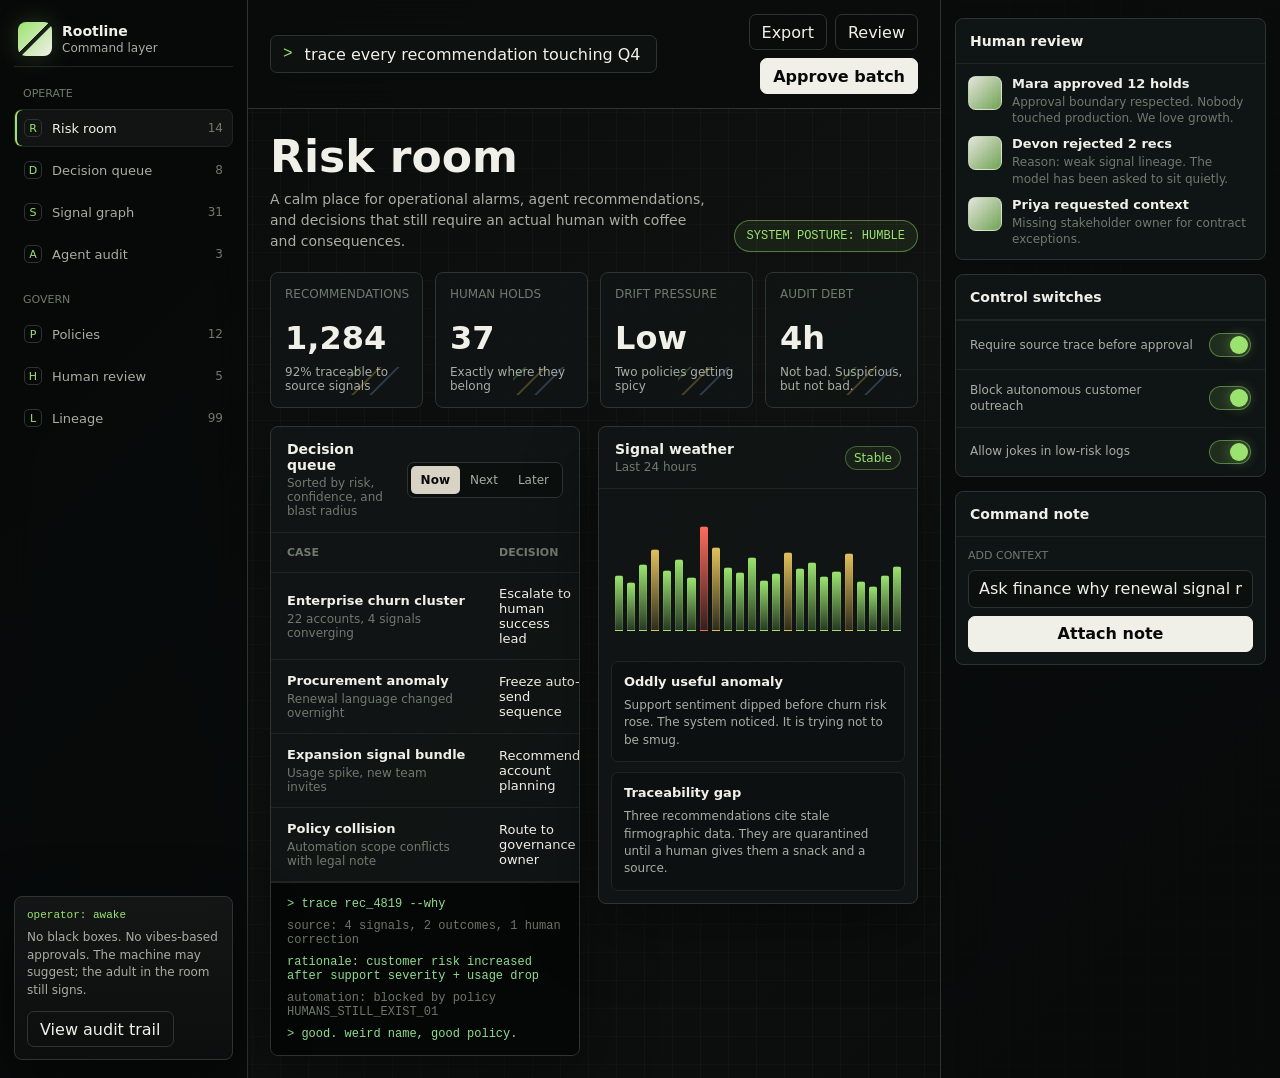
<file: examples/ui-mockups/rootline-command/index.html>
<!doctype html>
<html lang="en">
<head>
  <meta charset="utf-8">
  <meta name="viewport" content="width=device-width, initial-scale=1">
  <title>Rootline Command</title>
  <style>
    :root {
      color-scheme: dark;
      --bg: #080a0a;
      --panel: #111515;
      --panel-2: #171c1b;
      --panel-3: #202624;
      --line: #2c3532;
      --line-soft: #1e2523;
      --text: #f1f0e8;
      --muted: #a8ada5;
      --dim: #70796f;
      --green: #9be36f;
      --green-2: #3ddc84;
      --amber: #e2c15c;
      --red: #ff6b5f;
      --blue: #8fb7ff;
      --paper: #d8d3c5;
      --shadow: 0 24px 70px rgba(0, 0, 0, .45);
      --radius: 8px;
      font-family: Inter, ui-sans-serif, system-ui, -apple-system, BlinkMacSystemFont, "Segoe UI", sans-serif;
    }

    * {
      box-sizing: border-box;
    }

    body {
      margin: 0;
      min-height: 100vh;
      background:
        linear-gradient(90deg, rgba(155, 227, 111, .03) 1px, transparent 1px),
        linear-gradient(180deg, rgba(155, 227, 111, .025) 1px, transparent 1px),
        linear-gradient(135deg, #080a0a 0%, #101211 52%, #080a0a 100%);
      background-size: 28px 28px, 28px 28px, auto;
      color: var(--text);
    }

    button,
    input {
      font: inherit;
    }

    button {
      border: 1px solid var(--line);
      background: #121716;
      color: var(--text);
      border-radius: 7px;
      min-height: 36px;
      padding: 0 12px;
      cursor: pointer;
    }

    button:hover {
      border-color: #526158;
      background: #18201e;
    }

    .app {
      display: grid;
      grid-template-columns: 248px minmax(0, 1fr) 340px;
      min-height: 100vh;
    }

    .sidebar {
      border-right: 1px solid var(--line);
      background: rgba(8, 10, 10, .86);
      backdrop-filter: blur(16px);
      padding: 18px 14px;
      display: flex;
      flex-direction: column;
      gap: 20px;
    }

    .brand {
      display: flex;
      align-items: center;
      gap: 10px;
      padding: 4px 4px 10px;
      border-bottom: 1px solid var(--line-soft);
    }

    .mark {
      width: 34px;
      height: 34px;
      border-radius: 8px;
      background:
        linear-gradient(135deg, transparent 0 46%, rgba(8, 10, 10, .9) 47% 54%, transparent 55%),
        linear-gradient(135deg, var(--green), #f1f0e8);
      box-shadow: 0 0 24px rgba(155, 227, 111, .22);
    }

    .brand strong {
      display: block;
      font-size: 14px;
      letter-spacing: 0;
    }

    .brand span {
      display: block;
      color: var(--muted);
      font-size: 12px;
      margin-top: 2px;
    }

    .nav-group {
      display: grid;
      gap: 4px;
    }

    .nav-title {
      color: var(--dim);
      font-size: 11px;
      text-transform: uppercase;
      letter-spacing: 0;
      padding: 0 9px 5px;
    }

    .nav-item {
      display: grid;
      grid-template-columns: 20px 1fr auto;
      align-items: center;
      gap: 8px;
      border: 1px solid transparent;
      border-radius: 7px;
      padding: 9px;
      color: var(--muted);
      text-decoration: none;
      font-size: 13px;
    }

    .nav-item:hover,
    .nav-item.active {
      background: rgba(241, 240, 232, .045);
      border-color: var(--line-soft);
      color: var(--text);
    }

    .nav-item.active {
      box-shadow: inset 2px 0 0 var(--green);
    }

    .icon {
      width: 18px;
      height: 18px;
      display: inline-grid;
      place-items: center;
      border: 1px solid var(--line);
      border-radius: 5px;
      color: var(--green);
      font-size: 11px;
      line-height: 1;
    }

    .count {
      color: var(--dim);
      font-size: 12px;
    }

    .operator-card {
      margin-top: auto;
      border: 1px solid var(--line);
      background: linear-gradient(180deg, rgba(241, 240, 232, .05), rgba(241, 240, 232, .02));
      border-radius: var(--radius);
      padding: 12px;
      box-shadow: var(--shadow);
    }

    .operator-card .mono {
      color: var(--green);
      font-size: 11px;
      font-family: "SFMono-Regular", Consolas, "Liberation Mono", monospace;
    }

    .operator-card p {
      margin: 8px 0 12px;
      color: var(--muted);
      font-size: 12px;
      line-height: 1.45;
    }

    .main {
      min-width: 0;
      display: flex;
      flex-direction: column;
    }

    .topbar {
      min-height: 68px;
      border-bottom: 1px solid var(--line);
      display: flex;
      align-items: center;
      justify-content: space-between;
      gap: 16px;
      padding: 14px 22px;
      background: rgba(10, 12, 12, .72);
      backdrop-filter: blur(18px);
      position: sticky;
      top: 0;
      z-index: 2;
    }

    .search {
      display: flex;
      align-items: center;
      gap: 10px;
      border: 1px solid var(--line);
      background: #0d1110;
      border-radius: 7px;
      padding: 0 12px;
      min-height: 38px;
      width: min(520px, 100%);
    }

    .search span {
      color: var(--green);
      font-family: "SFMono-Regular", Consolas, monospace;
    }

    .search input {
      width: 100%;
      border: 0;
      outline: 0;
      background: transparent;
      color: var(--text);
      min-width: 0;
    }

    .actions {
      display: flex;
      align-items: center;
      gap: 8px;
      flex-wrap: wrap;
      justify-content: flex-end;
    }

    .primary {
      background: var(--text);
      color: #080a0a;
      border-color: var(--text);
      font-weight: 700;
    }

    .ghost {
      background: transparent;
    }

    .content {
      padding: 22px;
      display: grid;
      gap: 18px;
    }

    .header-band {
      display: grid;
      grid-template-columns: minmax(0, 1fr) auto;
      gap: 18px;
      align-items: end;
      padding: 4px 0 2px;
    }

    h1 {
      margin: 0;
      font-size: 44px;
      line-height: 1;
      letter-spacing: 0;
    }

    .subtitle {
      margin: 10px 0 0;
      color: var(--muted);
      max-width: 740px;
      line-height: 1.5;
      font-size: 14px;
    }

    .status-pill {
      border: 1px solid rgba(155, 227, 111, .45);
      background: rgba(155, 227, 111, .08);
      color: var(--green);
      border-radius: 999px;
      padding: 8px 12px;
      font-size: 12px;
      white-space: nowrap;
      font-family: "SFMono-Regular", Consolas, monospace;
    }

    .metrics {
      display: grid;
      grid-template-columns: repeat(4, minmax(0, 1fr));
      gap: 12px;
    }

    .metric {
      border: 1px solid var(--line);
      background: rgba(17, 21, 21, .82);
      border-radius: var(--radius);
      padding: 14px;
      min-height: 128px;
      position: relative;
      overflow: hidden;
    }

    .metric::after {
      content: "";
      position: absolute;
      inset: auto 12px 12px auto;
      width: 62px;
      height: 28px;
      background:
        linear-gradient(135deg, transparent 0 12%, rgba(155, 227, 111, .4) 13% 15%, transparent 16% 34%, rgba(226, 193, 92, .5) 35% 37%, transparent 38% 54%, rgba(143, 183, 255, .45) 55% 57%, transparent 58%);
      opacity: .55;
    }

    .metric-label {
      color: var(--dim);
      font-size: 12px;
      text-transform: uppercase;
      letter-spacing: 0;
    }

    .metric-value {
      margin-top: 18px;
      font-size: 32px;
      font-weight: 800;
    }

    .metric-note {
      margin-top: 8px;
      color: var(--muted);
      font-size: 12px;
    }

    .grid {
      display: grid;
      grid-template-columns: minmax(0, 1.35fr) minmax(320px, .65fr);
      gap: 18px;
      align-items: start;
    }

    .panel {
      border: 1px solid var(--line);
      background: rgba(17, 21, 21, .86);
      border-radius: var(--radius);
      box-shadow: var(--shadow);
      overflow: hidden;
    }

    .panel-head {
      min-height: 54px;
      border-bottom: 1px solid var(--line-soft);
      padding: 14px 16px;
      display: flex;
      align-items: center;
      justify-content: space-between;
      gap: 12px;
    }

    .panel-title {
      display: flex;
      flex-direction: column;
      gap: 3px;
    }

    .panel-title strong {
      font-size: 14px;
    }

    .panel-title span {
      color: var(--dim);
      font-size: 12px;
    }

    .segmented {
      display: flex;
      border: 1px solid var(--line);
      border-radius: 7px;
      padding: 3px;
      background: #0b0f0e;
    }

    .segment {
      border: 0;
      background: transparent;
      min-height: 28px;
      padding: 0 10px;
      color: var(--muted);
      border-radius: 5px;
      font-size: 12px;
    }

    .segment.active {
      background: var(--paper);
      color: #080a0a;
      font-weight: 700;
    }

    .table {
      width: 100%;
      border-collapse: collapse;
      font-size: 13px;
    }

    th,
    td {
      text-align: left;
      padding: 13px 16px;
      border-bottom: 1px solid var(--line-soft);
      vertical-align: middle;
    }

    th {
      color: var(--dim);
      text-transform: uppercase;
      letter-spacing: 0;
      font-size: 11px;
      font-weight: 700;
    }

    tr:hover td {
      background: rgba(241, 240, 232, .035);
    }

    .case {
      display: flex;
      flex-direction: column;
      gap: 4px;
      min-width: 180px;
    }

    .case strong {
      font-size: 13px;
    }

    .case span {
      color: var(--dim);
      font-size: 12px;
    }

    .badge {
      display: inline-flex;
      align-items: center;
      gap: 6px;
      border-radius: 999px;
      border: 1px solid var(--line);
      padding: 4px 8px;
      font-size: 12px;
      white-space: nowrap;
    }

    .badge.green {
      color: var(--green);
      border-color: rgba(155, 227, 111, .35);
      background: rgba(155, 227, 111, .06);
    }

    .badge.amber {
      color: var(--amber);
      border-color: rgba(226, 193, 92, .35);
      background: rgba(226, 193, 92, .06);
    }

    .badge.red {
      color: var(--red);
      border-color: rgba(255, 107, 95, .35);
      background: rgba(255, 107, 95, .06);
    }

    .progress {
      width: 100%;
      height: 7px;
      border-radius: 999px;
      overflow: hidden;
      background: #0b0f0e;
      border: 1px solid var(--line-soft);
    }

    .progress span {
      display: block;
      height: 100%;
      background: linear-gradient(90deg, var(--green), var(--amber));
      width: var(--value);
    }

    .insight-list {
      padding: 12px;
      display: grid;
      gap: 10px;
    }

    .insight {
      border: 1px solid var(--line-soft);
      background: rgba(8, 10, 10, .42);
      border-radius: 7px;
      padding: 12px;
      display: grid;
      gap: 8px;
    }

    .insight strong {
      font-size: 13px;
    }

    .insight p {
      margin: 0;
      color: var(--muted);
      font-size: 12px;
      line-height: 1.45;
    }

    .terminal {
      background: #050707;
      border-top: 1px solid var(--line-soft);
      padding: 14px 16px;
      font-family: "SFMono-Regular", Consolas, "Liberation Mono", monospace;
      font-size: 12px;
      color: var(--green);
      min-height: 162px;
      display: grid;
      align-content: start;
      gap: 8px;
    }

    .terminal div {
      color: #8edc8e;
    }

    .terminal .muted-line {
      color: #6c766c;
    }

    .right-rail {
      border-left: 1px solid var(--line);
      background: rgba(8, 10, 10, .8);
      padding: 18px 14px;
      display: grid;
      align-content: start;
      gap: 14px;
      min-width: 0;
    }

    .rail-card {
      border: 1px solid var(--line);
      background: rgba(17, 21, 21, .86);
      border-radius: var(--radius);
      overflow: hidden;
    }

    .rail-card h2 {
      margin: 0;
      font-size: 14px;
      padding: 14px;
      border-bottom: 1px solid var(--line-soft);
    }

    .review-stack {
      padding: 12px;
      display: grid;
      gap: 10px;
    }

    .review-item {
      display: grid;
      grid-template-columns: 34px 1fr;
      gap: 10px;
      align-items: start;
    }

    .avatar {
      width: 34px;
      height: 34px;
      border-radius: 8px;
      background:
        linear-gradient(135deg, rgba(241, 240, 232, .95), rgba(155, 227, 111, .7)),
        repeating-linear-gradient(90deg, transparent 0 3px, rgba(0, 0, 0, .5) 4px 5px);
      border: 1px solid rgba(241, 240, 232, .45);
    }

    .review-item strong {
      display: block;
      font-size: 13px;
    }

    .review-item span {
      display: block;
      color: var(--dim);
      font-size: 12px;
      margin-top: 3px;
      line-height: 1.35;
    }

    .switch-row {
      padding: 12px 14px;
      display: flex;
      align-items: center;
      justify-content: space-between;
      border-top: 1px solid var(--line-soft);
      gap: 12px;
    }

    .switch-row span {
      color: var(--muted);
      font-size: 12px;
      line-height: 1.35;
    }

    .switch {
      width: 42px;
      height: 24px;
      border-radius: 999px;
      border: 1px solid rgba(155, 227, 111, .45);
      background: rgba(155, 227, 111, .12);
      position: relative;
      flex: 0 0 auto;
    }

    .switch::after {
      content: "";
      position: absolute;
      width: 18px;
      height: 18px;
      right: 2px;
      top: 2px;
      border-radius: 50%;
      background: var(--green);
      box-shadow: 0 0 14px rgba(155, 227, 111, .4);
    }

    .command-input {
      display: grid;
      gap: 8px;
      padding: 12px;
    }

    .command-input label {
      color: var(--dim);
      text-transform: uppercase;
      letter-spacing: 0;
      font-size: 11px;
    }

    .command-input input {
      width: 100%;
      border-radius: 7px;
      border: 1px solid var(--line);
      background: #0b0f0e;
      color: var(--text);
      min-height: 38px;
      padding: 0 10px;
      outline: 0;
    }

    .chart {
      height: 160px;
      padding: 14px 16px 18px;
      display: grid;
      grid-template-columns: repeat(24, 1fr);
      align-items: end;
      gap: 4px;
    }

    .bar {
      min-height: 10px;
      height: var(--h);
      border-radius: 3px 3px 0 0;
      background: linear-gradient(180deg, var(--green), rgba(155, 227, 111, .18));
      border: 1px solid rgba(155, 227, 111, .18);
    }

    .bar.warn {
      background: linear-gradient(180deg, var(--amber), rgba(226, 193, 92, .14));
      border-color: rgba(226, 193, 92, .22);
    }

    .bar.hot {
      background: linear-gradient(180deg, var(--red), rgba(255, 107, 95, .14));
      border-color: rgba(255, 107, 95, .22);
    }

    @media (max-width: 1180px) {
      .app {
        grid-template-columns: 82px minmax(0, 1fr);
      }

      .sidebar {
        padding-inline: 10px;
      }

      .brand div,
      .nav-title,
      .nav-item span:not(.icon),
      .nav-item .count,
      .operator-card {
        display: none;
      }

      .nav-item {
        grid-template-columns: 1fr;
        justify-items: center;
      }

      .right-rail {
        grid-column: 2;
        border-left: 0;
        border-top: 1px solid var(--line);
        grid-template-columns: repeat(2, minmax(0, 1fr));
      }
    }

    @media (max-width: 860px) {
      .app {
        grid-template-columns: 1fr;
      }

      .sidebar {
        display: none;
      }

      .topbar,
      .header-band {
        align-items: stretch;
        flex-direction: column;
        grid-template-columns: 1fr;
      }

      h1 {
        font-size: 34px;
      }

      .metrics,
      .grid,
      .right-rail {
        grid-template-columns: 1fr;
      }

      .right-rail {
        grid-column: 1;
      }

      th:nth-child(3),
      td:nth-child(3) {
        display: none;
      }
    }
  </style>
</head>
<body>
  <div class="app">
    <aside class="sidebar" aria-label="Primary navigation">
      <div class="brand">
        <div class="mark" aria-hidden="true"></div>
        <div>
          <strong>Rootline</strong>
          <span>Command layer</span>
        </div>
      </div>

      <nav class="nav-group">
        <div class="nav-title">Operate</div>
        <a class="nav-item active" href="#"><span class="icon">R</span><span>Risk room</span><span class="count">14</span></a>
        <a class="nav-item" href="#"><span class="icon">D</span><span>Decision queue</span><span class="count">8</span></a>
        <a class="nav-item" href="#"><span class="icon">S</span><span>Signal graph</span><span class="count">31</span></a>
        <a class="nav-item" href="#"><span class="icon">A</span><span>Agent audit</span><span class="count">3</span></a>
      </nav>

      <nav class="nav-group">
        <div class="nav-title">Govern</div>
        <a class="nav-item" href="#"><span class="icon">P</span><span>Policies</span><span class="count">12</span></a>
        <a class="nav-item" href="#"><span class="icon">H</span><span>Human review</span><span class="count">5</span></a>
        <a class="nav-item" href="#"><span class="icon">L</span><span>Lineage</span><span class="count">99</span></a>
      </nav>

      <div class="operator-card">
        <div class="mono">operator: awake</div>
        <p>No black boxes. No vibes-based approvals. The machine may suggest; the adult in the room still signs.</p>
        <button class="ghost" type="button">View audit trail</button>
      </div>
    </aside>

    <main class="main">
      <header class="topbar">
        <div class="search" role="search">
          <span aria-hidden="true">&gt;</span>
          <input aria-label="Command search" value="trace every recommendation touching Q4 enterprise churn">
        </div>
        <div class="actions">
          <button class="ghost" type="button">Export</button>
          <button class="ghost" type="button">Review</button>
          <button class="primary" type="button">Approve batch</button>
        </div>
      </header>

      <section class="content">
        <div class="header-band">
          <div>
            <h1>Risk room</h1>
            <p class="subtitle">A calm place for operational alarms, agent recommendations, and decisions that still require an actual human with coffee and consequences.</p>
          </div>
          <div class="status-pill">SYSTEM POSTURE: HUMBLE</div>
        </div>

        <section class="metrics" aria-label="System metrics">
          <article class="metric">
            <div class="metric-label">Recommendations</div>
            <div class="metric-value">1,284</div>
            <div class="metric-note">92% traceable to source signals</div>
          </article>
          <article class="metric">
            <div class="metric-label">Human holds</div>
            <div class="metric-value">37</div>
            <div class="metric-note">Exactly where they belong</div>
          </article>
          <article class="metric">
            <div class="metric-label">Drift pressure</div>
            <div class="metric-value">Low</div>
            <div class="metric-note">Two policies getting spicy</div>
          </article>
          <article class="metric">
            <div class="metric-label">Audit debt</div>
            <div class="metric-value">4h</div>
            <div class="metric-note">Not bad. Suspicious, but not bad.</div>
          </article>
        </section>

        <section class="grid">
          <article class="panel">
            <div class="panel-head">
              <div class="panel-title">
                <strong>Decision queue</strong>
                <span>Sorted by risk, confidence, and blast radius</span>
              </div>
              <div class="segmented" aria-label="Decision filters">
                <button class="segment active" type="button">Now</button>
                <button class="segment" type="button">Next</button>
                <button class="segment" type="button">Later</button>
              </div>
            </div>
            <table class="table">
              <thead>
                <tr>
                  <th>Case</th>
                  <th>Decision</th>
                  <th>Confidence</th>
                  <th>Status</th>
                </tr>
              </thead>
              <tbody>
                <tr>
                  <td><div class="case"><strong>Enterprise churn cluster</strong><span>22 accounts, 4 signals converging</span></div></td>
                  <td>Escalate to human success lead</td>
                  <td><div class="progress" aria-label="Confidence 84%"><span style="--value: 84%"></span></div></td>
                  <td><span class="badge amber">Needs review</span></td>
                </tr>
                <tr>
                  <td><div class="case"><strong>Procurement anomaly</strong><span>Renewal language changed overnight</span></div></td>
                  <td>Freeze auto-send sequence</td>
                  <td><div class="progress" aria-label="Confidence 91%"><span style="--value: 91%"></span></div></td>
                  <td><span class="badge red">Held</span></td>
                </tr>
                <tr>
                  <td><div class="case"><strong>Expansion signal bundle</strong><span>Usage spike, new team invites</span></div></td>
                  <td>Recommend account planning</td>
                  <td><div class="progress" aria-label="Confidence 76%"><span style="--value: 76%"></span></div></td>
                  <td><span class="badge green">Ready</span></td>
                </tr>
                <tr>
                  <td><div class="case"><strong>Policy collision</strong><span>Automation scope conflicts with legal note</span></div></td>
                  <td>Route to governance owner</td>
                  <td><div class="progress" aria-label="Confidence 88%"><span style="--value: 88%"></span></div></td>
                  <td><span class="badge amber">Needs review</span></td>
                </tr>
              </tbody>
            </table>
            <div class="terminal" aria-label="Audit terminal">
              <div>&gt; trace rec_4819 --why</div>
              <div class="muted-line">source: 4 signals, 2 outcomes, 1 human correction</div>
              <div>rationale: customer risk increased after support severity + usage drop</div>
              <div class="muted-line">automation: blocked by policy HUMANS_STILL_EXIST_01</div>
              <div>&gt; good. weird name, good policy.</div>
            </div>
          </article>

          <aside class="panel">
            <div class="panel-head">
              <div class="panel-title">
                <strong>Signal weather</strong>
                <span>Last 24 hours</span>
              </div>
              <span class="badge green">Stable</span>
            </div>
            <div class="chart" aria-label="Signal volume chart">
              <div class="bar" style="--h: 44%"></div>
              <div class="bar" style="--h: 38%"></div>
              <div class="bar" style="--h: 52%"></div>
              <div class="bar warn" style="--h: 64%"></div>
              <div class="bar" style="--h: 48%"></div>
              <div class="bar" style="--h: 56%"></div>
              <div class="bar" style="--h: 42%"></div>
              <div class="bar hot" style="--h: 82%"></div>
              <div class="bar warn" style="--h: 66%"></div>
              <div class="bar" style="--h: 50%"></div>
              <div class="bar" style="--h: 46%"></div>
              <div class="bar" style="--h: 58%"></div>
              <div class="bar" style="--h: 40%"></div>
              <div class="bar" style="--h: 45%"></div>
              <div class="bar warn" style="--h: 62%"></div>
              <div class="bar" style="--h: 49%"></div>
              <div class="bar" style="--h: 54%"></div>
              <div class="bar" style="--h: 43%"></div>
              <div class="bar" style="--h: 47%"></div>
              <div class="bar warn" style="--h: 61%"></div>
              <div class="bar" style="--h: 39%"></div>
              <div class="bar" style="--h: 35%"></div>
              <div class="bar" style="--h: 44%"></div>
              <div class="bar" style="--h: 51%"></div>
            </div>
            <div class="insight-list">
              <div class="insight">
                <strong>Oddly useful anomaly</strong>
                <p>Support sentiment dipped before churn risk rose. The system noticed. It is trying not to be smug.</p>
              </div>
              <div class="insight">
                <strong>Traceability gap</strong>
                <p>Three recommendations cite stale firmographic data. They are quarantined until a human gives them a snack and a source.</p>
              </div>
            </div>
          </aside>
        </section>
      </section>
    </main>

    <aside class="right-rail" aria-label="Review rail">
      <section class="rail-card">
        <h2>Human review</h2>
        <div class="review-stack">
          <div class="review-item">
            <div class="avatar" aria-hidden="true"></div>
            <div>
              <strong>Mara approved 12 holds</strong>
              <span>Approval boundary respected. Nobody touched production. We love growth.</span>
            </div>
          </div>
          <div class="review-item">
            <div class="avatar" aria-hidden="true"></div>
            <div>
              <strong>Devon rejected 2 recs</strong>
              <span>Reason: weak signal lineage. The model has been asked to sit quietly.</span>
            </div>
          </div>
          <div class="review-item">
            <div class="avatar" aria-hidden="true"></div>
            <div>
              <strong>Priya requested context</strong>
              <span>Missing stakeholder owner for contract exceptions.</span>
            </div>
          </div>
        </div>
      </section>

      <section class="rail-card">
        <h2>Control switches</h2>
        <div class="switch-row">
          <span>Require source trace before approval</span>
          <div class="switch" aria-hidden="true"></div>
        </div>
        <div class="switch-row">
          <span>Block autonomous customer outreach</span>
          <div class="switch" aria-hidden="true"></div>
        </div>
        <div class="switch-row">
          <span>Allow jokes in low-risk logs</span>
          <div class="switch" aria-hidden="true"></div>
        </div>
      </section>

      <section class="rail-card">
        <h2>Command note</h2>
        <div class="command-input">
          <label for="note">Add context</label>
          <input id="note" value="Ask finance why renewal signal moved. Do not ask like a haunted printer.">
          <button class="primary" type="button">Attach note</button>
        </div>
      </section>
    </aside>
  </div>

  <script>
    const segments = document.querySelectorAll('.segment');
    segments.forEach((button) => {
      button.addEventListener('click', () => {
        segments.forEach((item) => item.classList.remove('active'));
        button.classList.add('active');
      });
    });
  </script>
</body>
</html>
</file>
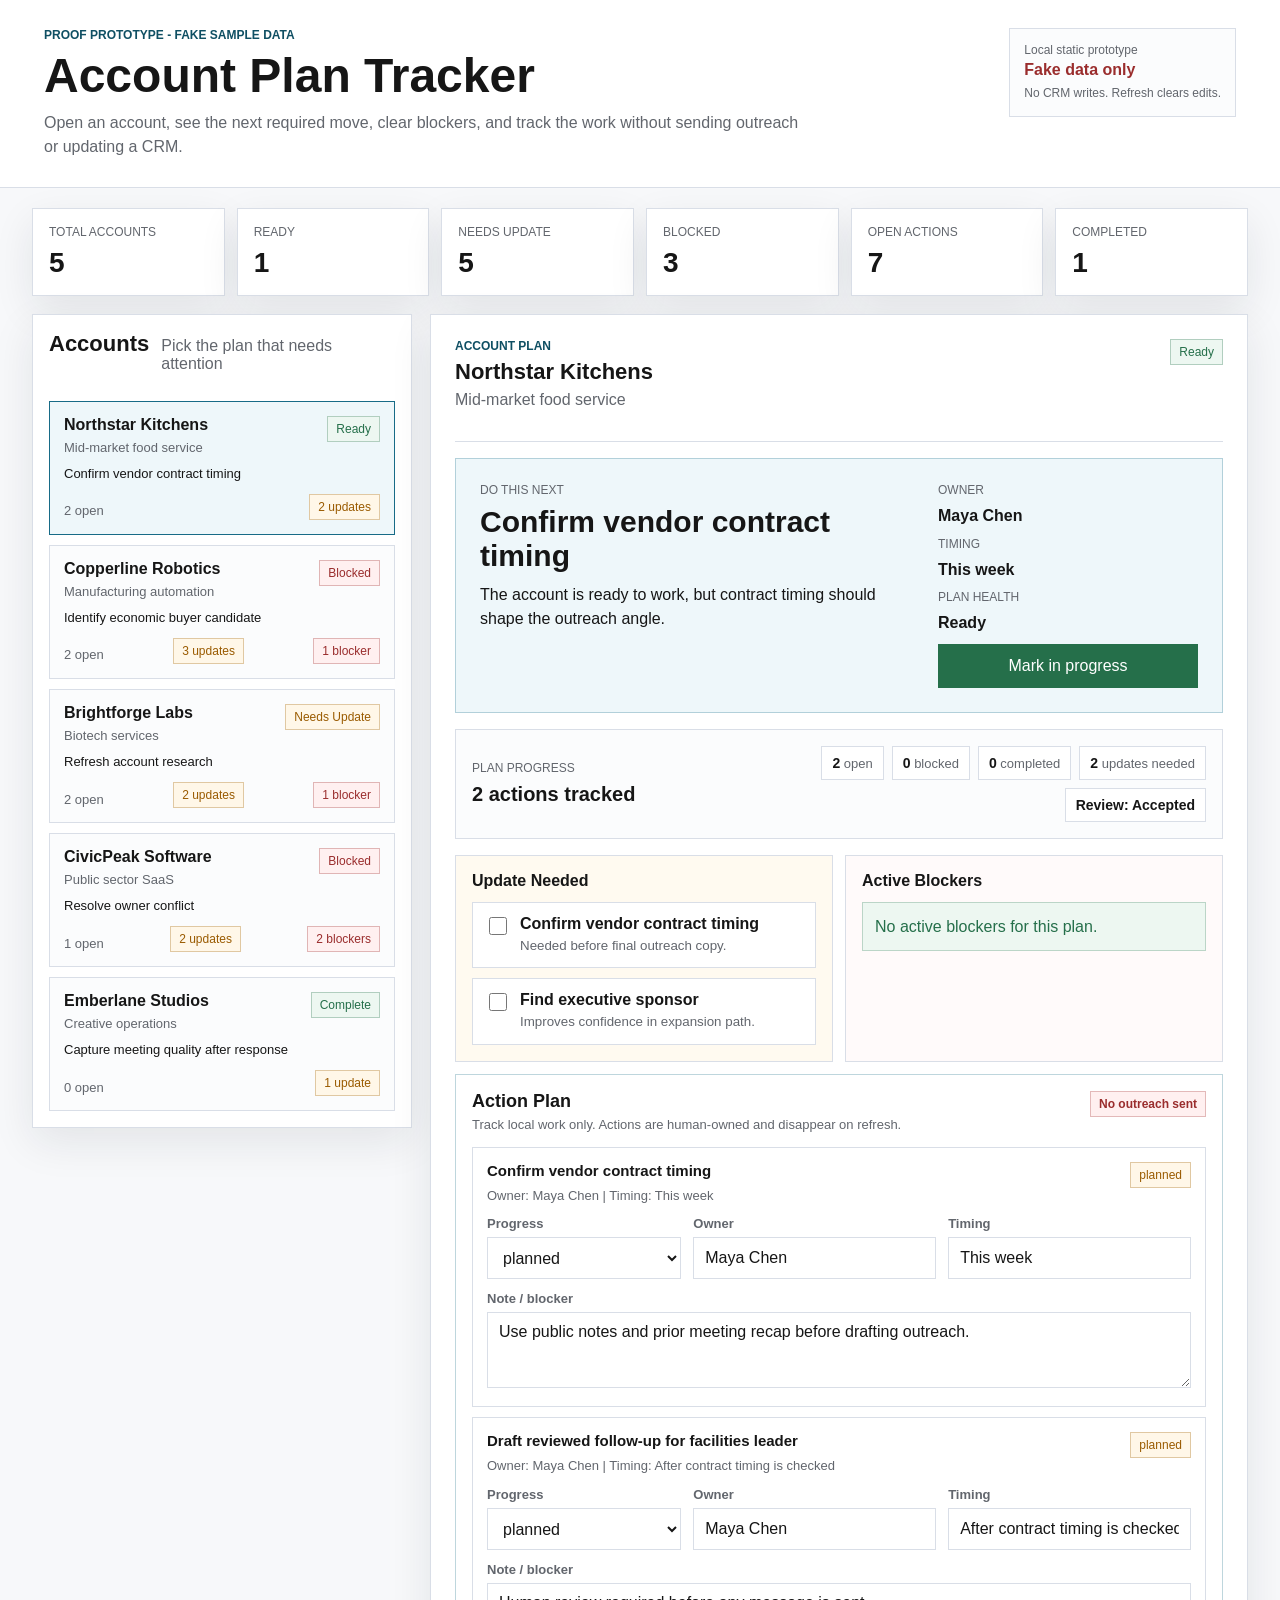
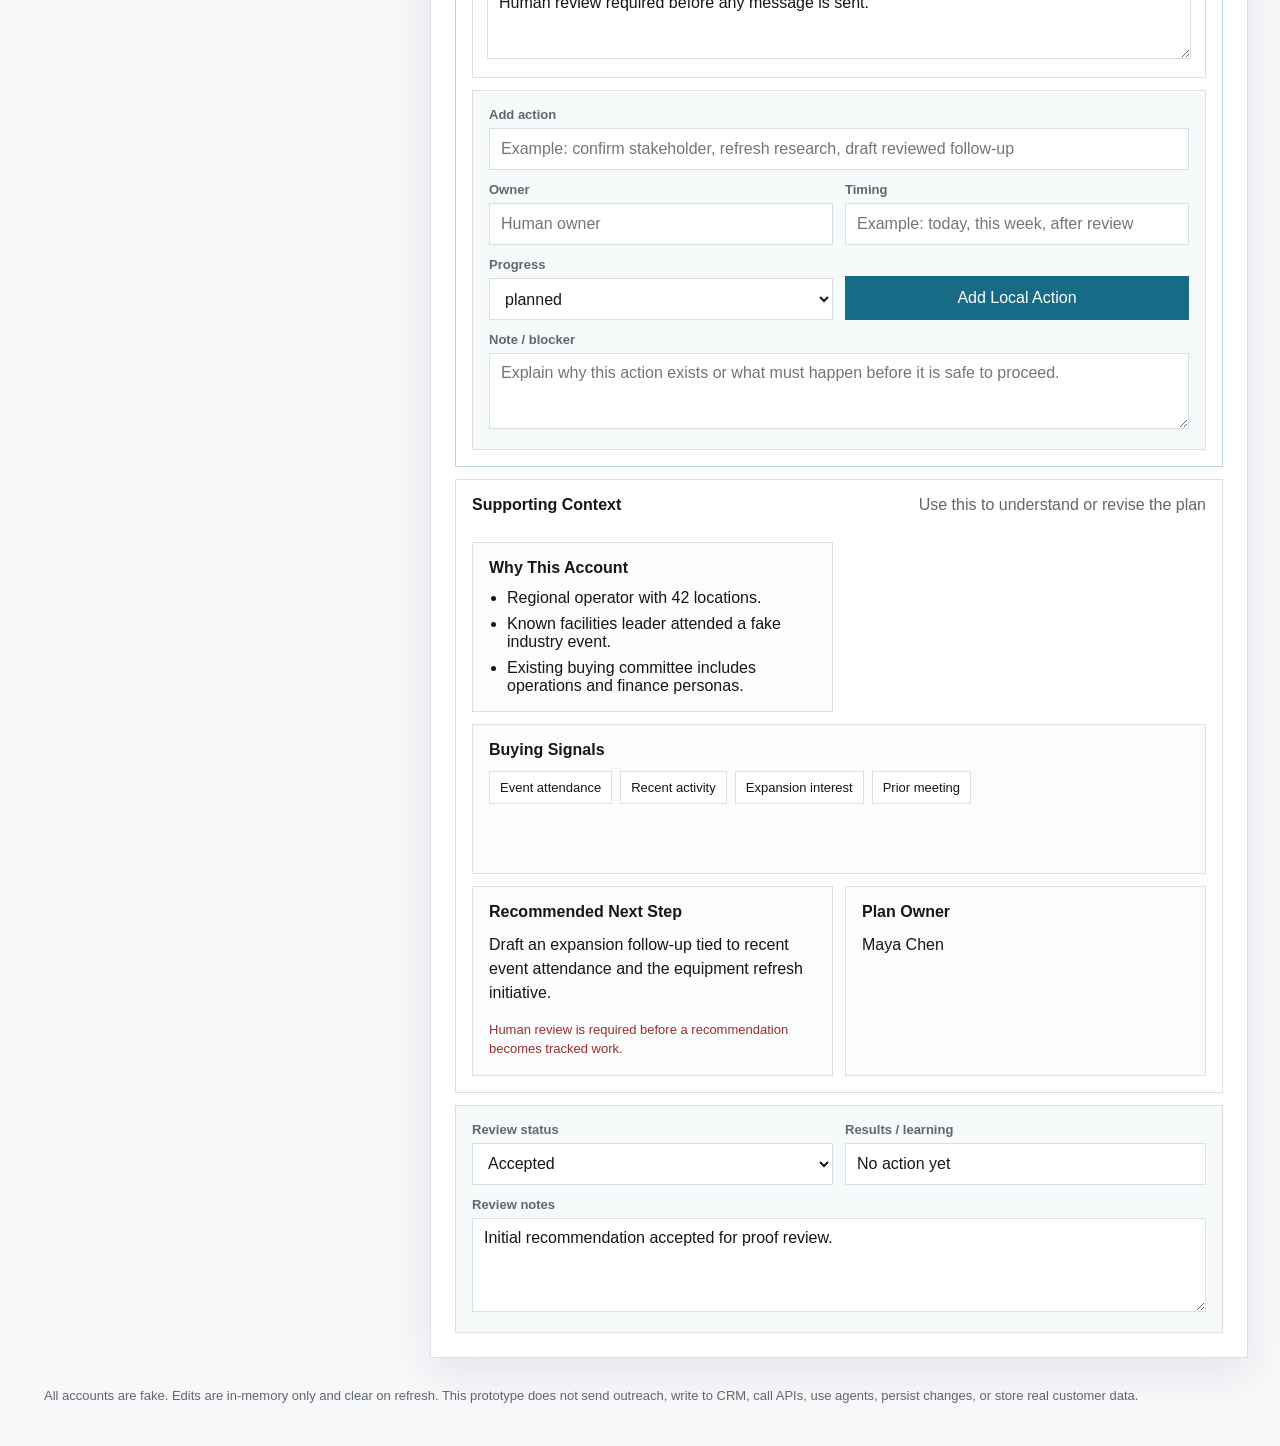
<file: examples/proof-gates/account-plan-tracker/static-prototype/index.html>
<!doctype html>
<html lang="en">
<head>
  <meta charset="utf-8">
  <meta name="viewport" content="width=device-width, initial-scale=1">
  <title>Account Plan Tracker Proof Prototype</title>
  <link rel="stylesheet" href="styles.css">
</head>
<body>
  <header class="topbar">
    <div>
      <p class="eyebrow">Proof prototype - fake sample data</p>
      <h1>Account Plan Tracker</h1>
      <p class="lede">Open an account, see the next required move, clear blockers, and track the work without sending outreach or updating a CRM.</p>
    </div>
    <div class="proof-badge" aria-label="Prototype boundary">
      <span>Local static prototype</span>
      <strong>Fake data only</strong>
      <small>No CRM writes. Refresh clears edits.</small>
    </div>
  </header>

  <main class="app-shell">
    <section class="summary-grid" aria-label="Plan summary">
      <article class="summary-card">
        <span class="summary-label">Total Accounts</span>
        <strong id="accountCount">0</strong>
      </article>
      <article class="summary-card">
        <span class="summary-label">Ready</span>
        <strong id="readyCount">0</strong>
      </article>
      <article class="summary-card">
        <span class="summary-label">Needs Update</span>
        <strong id="needsUpdateCount">0</strong>
      </article>
      <article class="summary-card">
        <span class="summary-label">Blocked</span>
        <strong id="blockedAccountCount">0</strong>
      </article>
      <article class="summary-card">
        <span class="summary-label">Open Actions</span>
        <strong id="openActionCount">0</strong>
      </article>
      <article class="summary-card">
        <span class="summary-label">Completed</span>
        <strong id="completedActionCount">0</strong>
      </article>
    </section>

    <section class="workspace">
      <aside class="account-list" aria-label="Account list">
        <div class="section-heading">
          <h2>Accounts</h2>
          <p>Pick the plan that needs attention</p>
        </div>
        <div id="accountCards" class="account-cards"></div>
      </aside>

      <section class="detail-panel" aria-live="polite">
        <div class="detail-header">
          <div>
            <p class="eyebrow">Account Plan</p>
            <h2 id="detailName">Select an account</h2>
            <p id="detailSegment" class="muted"></p>
          </div>
          <span id="detailHealth" class="state-pill"></span>
        </div>

        <section class="next-move-panel" aria-label="Do this next">
          <div class="next-move-main">
            <span class="summary-label">Do This Next</span>
            <h3 id="nextMoveTitle">Select an account</h3>
            <p id="nextMoveReason" class="next-move-reason"></p>
          </div>
          <div class="next-move-meta">
            <div>
              <span class="summary-label">Owner</span>
              <strong id="nextMoveOwner">-</strong>
            </div>
            <div>
              <span class="summary-label">Timing</span>
              <strong id="nextMoveTiming">-</strong>
            </div>
            <div>
              <span class="summary-label">Plan Health</span>
              <strong id="nextMoveHealth">-</strong>
            </div>
            <button id="primaryActionButton" type="button">Mark in progress</button>
          </div>
        </section>

        <section class="progress-panel" aria-label="Plan progress">
          <div>
            <span class="summary-label">Plan Progress</span>
            <strong id="progressHeadline">0 actions tracked</strong>
          </div>
          <div class="progress-metrics">
            <span><strong id="selectedOpenCount">0</strong> open</span>
            <span><strong id="selectedBlockedCount">0</strong> blocked</span>
            <span><strong id="selectedCompletedCount">0</strong> completed</span>
            <span><strong id="selectedUpdateCount">0</strong> updates needed</span>
            <span><strong id="selectedReviewStatus">-</strong></span>
          </div>
        </section>

        <section class="workflow-grid" aria-label="Plan management">
          <article class="panel-card update-panel">
            <h3>Update Needed</h3>
            <div id="updateNeededList" class="checklist"></div>
          </article>
          <article class="panel-card blocker-panel">
            <h3>Active Blockers</h3>
            <div id="blockerList" class="blocker-list"></div>
          </article>
        </section>

        <section class="action-panel" aria-label="Action plan tracking">
          <div class="section-heading action-heading">
            <div>
              <h3>Action Plan</h3>
              <p>Track local work only. Actions are human-owned and disappear on refresh.</p>
            </div>
            <span class="action-boundary">No outreach sent</span>
          </div>

          <div id="actionList" class="action-list"></div>

          <form class="action-form" id="actionForm">
            <div class="form-row full-row">
              <label for="actionTitle">Add action</label>
              <input id="actionTitle" name="actionTitle" type="text" placeholder="Example: confirm stakeholder, refresh research, draft reviewed follow-up">
            </div>
            <div class="form-row">
              <label for="actionOwner">Owner</label>
              <input id="actionOwner" name="actionOwner" type="text" placeholder="Human owner">
            </div>
            <div class="form-row">
              <label for="actionDue">Timing</label>
              <input id="actionDue" name="actionDue" type="text" placeholder="Example: today, this week, after review">
            </div>
            <div class="form-row">
              <label for="actionStatus">Progress</label>
              <select id="actionStatus" name="actionStatus">
                <option value="planned">planned</option>
                <option value="in_progress">in_progress</option>
                <option value="blocked">blocked</option>
                <option value="completed">completed</option>
                <option value="deferred">deferred</option>
              </select>
            </div>
            <div class="form-row action-submit-row">
              <button type="submit">Add Local Action</button>
            </div>
            <div class="form-row full-row">
              <label for="actionNote">Note / blocker</label>
              <textarea id="actionNote" name="actionNote" rows="3" placeholder="Explain why this action exists or what must happen before it is safe to proceed."></textarea>
            </div>
          </form>
        </section>

        <section class="supporting-context" aria-label="Supporting context">
          <div class="section-heading">
            <h3>Supporting Context</h3>
            <p>Use this to understand or revise the plan</p>
          </div>
          <div class="detail-grid">
            <article class="panel-card">
              <h3>Why This Account</h3>
              <ul id="knownContext"></ul>
            </article>
            <article class="panel-card wide-card">
              <h3>Buying Signals</h3>
              <div id="signals" class="signal-list"></div>
            </article>
            <article class="panel-card">
              <h3>Recommended Next Step</h3>
              <p id="decision" class="decision-text"></p>
              <p class="guardrail">Human review is required before a recommendation becomes tracked work.</p>
            </article>
            <article class="panel-card">
              <h3>Plan Owner</h3>
              <p id="owner" class="owner-text"></p>
            </article>
          </div>
        </section>

        <form class="review-form" id="reviewForm">
          <div class="form-row">
            <label for="reviewStatus">Review status</label>
            <select id="reviewStatus" name="reviewStatus">
              <option>Needs more context</option>
              <option>Accepted</option>
              <option>Revised</option>
              <option>Rejected</option>
              <option>Completed</option>
            </select>
          </div>
          <div class="form-row">
            <label for="outcome">Results / learning</label>
            <input id="outcome" name="outcome" type="text" placeholder="Example: meeting booked, plan revised, no action yet">
          </div>
          <div class="form-row full-row">
            <label for="feedback">Review notes</label>
            <textarea id="feedback" name="feedback" rows="4" placeholder="Capture what the reviewer accepted, changed, rejected, or still needs."></textarea>
          </div>
        </form>
      </section>
    </section>
  </main>

  <footer class="footer-note">
    <p>All accounts are fake. Edits are in-memory only and clear on refresh. This prototype does not send outreach, write to CRM, call APIs, use agents, persist changes, or store real customer data.</p>
  </footer>

  <script src="sample-data.js"></script>
  <script src="app.js"></script>
</body>
</html>
</file>
<file: examples/proof-gates/account-plan-tracker/static-prototype/styles.css>
:root {
  color-scheme: light;
  --ink: #161616;
  --muted: #62666d;
  --line: #d9dee7;
  --paper: #f7f8fa;
  --panel: #ffffff;
  --accent: #176b87;
  --accent-dark: #0f4f63;
  --ok: #256f4a;
  --warn: #9a5b00;
  --risk: #9a2d2d;
  --soft: #eef7fa;
  --shadow: 0 14px 40px rgba(23, 35, 49, 0.09);
}

* {
  box-sizing: border-box;
}

body {
  margin: 0;
  font-family: Arial, Helvetica, sans-serif;
  color: var(--ink);
  background: var(--paper);
}

button,
input,
select,
textarea {
  font: inherit;
}

button {
  min-height: 44px;
  border: 1px solid var(--accent);
  background: var(--accent);
  color: #ffffff;
  cursor: pointer;
}

button:hover,
button:focus {
  background: var(--accent-dark);
  outline: 2px solid rgba(23, 107, 135, 0.2);
  outline-offset: 1px;
}

.topbar {
  display: flex;
  justify-content: space-between;
  gap: 24px;
  padding: 28px clamp(16px, 4vw, 44px);
  border-bottom: 1px solid var(--line);
  background: var(--panel);
}

h1,
h2,
h3,
h4,
p {
  margin-top: 0;
}

h1 {
  margin-bottom: 8px;
  font-size: clamp(30px, 4vw, 48px);
  letter-spacing: 0;
}

h2 {
  margin-bottom: 6px;
  font-size: 22px;
  letter-spacing: 0;
}

h3 {
  margin-bottom: 12px;
  font-size: 16px;
  letter-spacing: 0;
}

h4 {
  margin-bottom: 5px;
  font-size: 15px;
  letter-spacing: 0;
}

.lede {
  max-width: 760px;
  margin-bottom: 0;
  color: var(--muted);
  line-height: 1.5;
}

.eyebrow {
  margin-bottom: 6px;
  color: var(--accent-dark);
  font-size: 12px;
  font-weight: 700;
  letter-spacing: 0;
  text-transform: uppercase;
}

.proof-badge {
  align-self: flex-start;
  min-width: 210px;
  padding: 14px;
  border: 1px solid var(--line);
  background: #fbfcfd;
}

.proof-badge span,
.proof-badge strong,
.proof-badge small {
  display: block;
}

.proof-badge span,
.proof-badge small {
  color: var(--muted);
  font-size: 12px;
}

.proof-badge strong {
  margin-top: 4px;
  color: var(--risk);
}

.proof-badge small {
  margin-top: 6px;
  line-height: 1.4;
}

.app-shell {
  padding: 20px clamp(12px, 3vw, 32px) 28px;
}

.summary-grid {
  display: grid;
  grid-template-columns: repeat(6, minmax(0, 1fr));
  gap: 12px;
  margin-bottom: 18px;
}

.summary-card {
  min-height: 82px;
  padding: 16px;
  border: 1px solid var(--line);
  background: var(--panel);
  box-shadow: var(--shadow);
}

.summary-label {
  display: block;
  margin-bottom: 8px;
  color: var(--muted);
  font-size: 12px;
  text-transform: uppercase;
}

.summary-card strong {
  font-size: 28px;
}

.workspace {
  display: grid;
  grid-template-columns: minmax(280px, 380px) minmax(0, 1fr);
  gap: 18px;
  align-items: start;
}

.account-list,
.detail-panel {
  border: 1px solid var(--line);
  background: var(--panel);
  box-shadow: var(--shadow);
}

.account-list {
  padding: 16px;
}

.section-heading {
  display: flex;
  justify-content: space-between;
  gap: 12px;
  align-items: baseline;
  margin-bottom: 12px;
}

.section-heading p,
.muted {
  color: var(--muted);
}

.account-cards {
  display: grid;
  gap: 10px;
}

.account-card {
  width: 100%;
  padding: 14px;
  border: 1px solid var(--line);
  background: #fbfcfd;
  color: var(--ink);
  text-align: left;
  cursor: pointer;
}

.account-card:hover,
.account-card:focus {
  border-color: var(--accent);
  outline: 2px solid rgba(23, 107, 135, 0.18);
  outline-offset: 0;
}

.account-card.active {
  border-color: var(--accent);
  background: var(--soft);
}

.card-top,
.card-footer {
  display: flex;
  justify-content: space-between;
  gap: 10px;
  align-items: flex-start;
}

.card-footer {
  align-items: center;
  flex-wrap: wrap;
  margin-top: 12px;
}

.card-name {
  display: block;
  margin-bottom: 4px;
  font-weight: 700;
}

.card-meta,
.next-card-move {
  margin: 8px 0 0;
  color: var(--muted);
  font-size: 13px;
  line-height: 1.35;
}

.next-card-move {
  color: var(--ink);
}

.state-pill,
.review-pill,
.action-pill,
.action-boundary,
.blocker-dot,
.attention-dot {
  display: inline-flex;
  max-width: 100%;
  padding: 5px 8px;
  border: 1px solid var(--line);
  background: #f3f5f7;
  color: var(--muted);
  font-size: 12px;
  white-space: normal;
}

.state-pill.ready,
.review-pill.accepted,
.review-pill.completed,
.action-pill.completed {
  border-color: rgba(37, 111, 74, 0.3);
  background: #edf7f1;
  color: var(--ok);
}

.state-pill.review,
.review-pill.needs,
.action-pill.planned,
.attention-dot {
  border-color: rgba(154, 91, 0, 0.3);
  background: #fff7e8;
  color: var(--warn);
}

.state-pill.blocked,
.review-pill.rejected,
.action-pill.blocked,
.blocker-dot {
  border-color: rgba(154, 45, 45, 0.3);
  background: #fff0f0;
  color: var(--risk);
}

.state-pill.paused {
  border-color: rgba(98, 102, 109, 0.3);
  background: #f3f5f7;
  color: var(--muted);
}

.action-pill.active {
  border-color: rgba(23, 107, 135, 0.35);
  background: var(--soft);
  color: var(--accent-dark);
}

.action-boundary {
  border-color: rgba(154, 45, 45, 0.28);
  background: #fff0f0;
  color: var(--risk);
  font-weight: 700;
}

.detail-panel {
  min-height: 680px;
  padding: clamp(16px, 3vw, 24px);
}

.detail-header {
  display: flex;
  justify-content: space-between;
  gap: 16px;
  align-items: flex-start;
  padding-bottom: 16px;
  border-bottom: 1px solid var(--line);
}

.next-move-panel {
  display: grid;
  grid-template-columns: minmax(0, 1.35fr) minmax(260px, 0.65fr);
  gap: 18px;
  margin: 16px 0;
  padding: clamp(16px, 3vw, 24px);
  border: 1px solid rgba(23, 107, 135, 0.28);
  background: var(--soft);
}

.next-move-main h3 {
  margin-bottom: 10px;
  font-size: clamp(22px, 3vw, 30px);
}

.next-move-reason {
  margin-bottom: 0;
  color: var(--ink);
  line-height: 1.5;
}

.next-move-meta {
  display: grid;
  gap: 10px;
}

.next-move-meta strong {
  display: block;
  line-height: 1.35;
}

.primary-action {
  width: 100%;
  padding: 10px 12px;
}

.primary-action.blocked {
  border-color: var(--risk);
  background: var(--risk);
}

.primary-action.review {
  border-color: var(--warn);
  background: var(--warn);
}

.primary-action.ready {
  border-color: var(--ok);
  background: var(--ok);
}

.progress-panel {
  display: grid;
  grid-template-columns: minmax(180px, 0.8fr) minmax(0, 1.2fr);
  gap: 14px;
  align-items: center;
  margin: 16px 0;
  padding: 16px;
  border: 1px solid var(--line);
  background: #fbfcfd;
}

.progress-panel strong {
  display: block;
  font-size: 20px;
}

.progress-metrics {
  display: flex;
  flex-wrap: wrap;
  gap: 8px;
  justify-content: flex-end;
}

.progress-metrics span {
  padding: 8px 10px;
  border: 1px solid var(--line);
  background: #ffffff;
  color: var(--muted);
  font-size: 13px;
}

.progress-metrics strong {
  display: inline;
  color: var(--ink);
  font-size: 14px;
}

.workflow-grid,
.detail-grid {
  display: grid;
  grid-template-columns: repeat(2, minmax(0, 1fr));
  gap: 12px;
}

.panel-card,
.action-panel,
.supporting-context {
  padding: 16px;
  border: 1px solid var(--line);
  background: #fbfcfd;
}

.panel-card {
  min-height: 150px;
}

.wide-card,
.full-row {
  grid-column: 1 / -1;
}

.update-panel {
  background: #fffaf0;
}

.blocker-panel {
  background: #fffafa;
}

ul {
  margin: 0;
  padding-left: 18px;
}

li + li {
  margin-top: 8px;
}

.checklist,
.blocker-list,
.signal-list {
  display: grid;
  gap: 10px;
}

.checklist-item {
  display: grid;
  grid-template-columns: auto minmax(0, 1fr);
  gap: 10px;
  align-items: start;
  padding: 12px;
  border: 1px solid var(--line);
  background: #ffffff;
}

.checklist-item input {
  width: 18px;
  min-height: 18px;
  margin-top: 2px;
}

.checklist-item strong,
.checklist-item small {
  display: block;
}

.checklist-item small {
  margin-top: 4px;
  color: var(--muted);
  line-height: 1.4;
}

.checklist-item.done {
  background: #edf7f1;
}

.positive-empty {
  margin-bottom: 0;
  padding: 12px;
  border: 1px solid rgba(37, 111, 74, 0.25);
  background: #edf7f1;
  color: var(--ok);
  line-height: 1.45;
}

.blocker-card,
.action-card {
  padding: 14px;
  border: 1px solid var(--line);
  background: #ffffff;
}

.blocker-header,
.action-card-header {
  display: flex;
  justify-content: space-between;
  gap: 12px;
  align-items: flex-start;
  margin-bottom: 12px;
}

.blocker-card p {
  margin-bottom: 10px;
  line-height: 1.45;
}

.blocker-card label,
.action-controls label,
.action-note-label {
  display: block;
}

.blocker-card label span,
.action-controls span,
.action-note-label span {
  display: block;
  margin-bottom: 6px;
  color: var(--muted);
  font-size: 13px;
  font-weight: 700;
}

.signal-list {
  display: flex;
  flex-wrap: wrap;
  gap: 8px;
}

.signal-chip {
  padding: 8px 10px;
  border: 1px solid var(--line);
  background: #ffffff;
  color: var(--ink);
  font-size: 13px;
}

.decision-text,
.owner-text {
  line-height: 1.5;
}

.guardrail {
  margin: 14px 0 0;
  color: var(--risk);
  font-size: 13px;
  line-height: 1.45;
}

.action-panel,
.supporting-context {
  margin-top: 12px;
  background: #ffffff;
}

.action-panel {
  border-color: rgba(23, 107, 135, 0.28);
}

.action-heading {
  align-items: flex-start;
}

.action-heading h3 {
  margin-bottom: 4px;
  font-size: 18px;
}

.action-heading p {
  margin-bottom: 0;
  font-size: 13px;
  line-height: 1.45;
}

.action-list {
  display: grid;
  gap: 10px;
}

.action-controls,
.action-form,
.review-form {
  display: grid;
  grid-template-columns: repeat(2, minmax(0, 1fr));
  gap: 12px;
}

.action-controls {
  grid-template-columns: minmax(140px, 0.8fr) repeat(2, minmax(0, 1fr));
  margin-bottom: 12px;
}

.action-form,
.review-form {
  margin-top: 12px;
  padding: 16px;
  border: 1px solid var(--line);
  background: #f7fafb;
}

.action-submit-row {
  display: flex;
  align-items: end;
}

.action-submit-row button {
  width: 100%;
  padding: 10px 12px;
}

.form-row label {
  display: block;
  margin-bottom: 6px;
  color: var(--muted);
  font-size: 13px;
  font-weight: 700;
}

select,
input,
textarea {
  width: 100%;
  min-height: 42px;
  border: 1px solid var(--line);
  padding: 10px 11px;
  background: #ffffff;
  color: var(--ink);
}

textarea {
  resize: vertical;
}

.footer-note {
  padding: 0 clamp(16px, 4vw, 44px) 28px;
  color: var(--muted);
  font-size: 13px;
  line-height: 1.5;
}

@media (max-width: 1100px) {
  .summary-grid {
    grid-template-columns: repeat(3, minmax(0, 1fr));
  }
}

@media (max-width: 980px) {
  .summary-grid {
    grid-template-columns: repeat(2, minmax(0, 1fr));
  }

  .action-controls,
  .progress-panel,
  .next-move-panel {
    grid-template-columns: 1fr;
  }

  .progress-metrics {
    justify-content: flex-start;
  }
}

@media (max-width: 900px) {
  .topbar,
  .detail-header {
    display: block;
  }

  .proof-badge {
    margin-top: 16px;
  }

  .workspace {
    grid-template-columns: 1fr;
  }

  .account-cards {
    grid-template-columns: repeat(2, minmax(0, 1fr));
  }
}

@media (max-width: 620px) {
  .summary-grid,
  .account-cards,
  .workflow-grid,
  .detail-grid,
  .review-form,
  .action-form {
    grid-template-columns: 1fr;
  }

  .topbar {
    padding-top: 20px;
  }

  .detail-panel {
    min-height: auto;
  }

  .section-heading,
  .action-card-header,
  .blocker-header,
  .card-top {
    display: block;
  }

  .action-boundary,
  .action-pill,
  .review-pill,
  .state-pill,
  .blocker-dot,
  .attention-dot {
    margin-top: 8px;
  }
}
</file>
